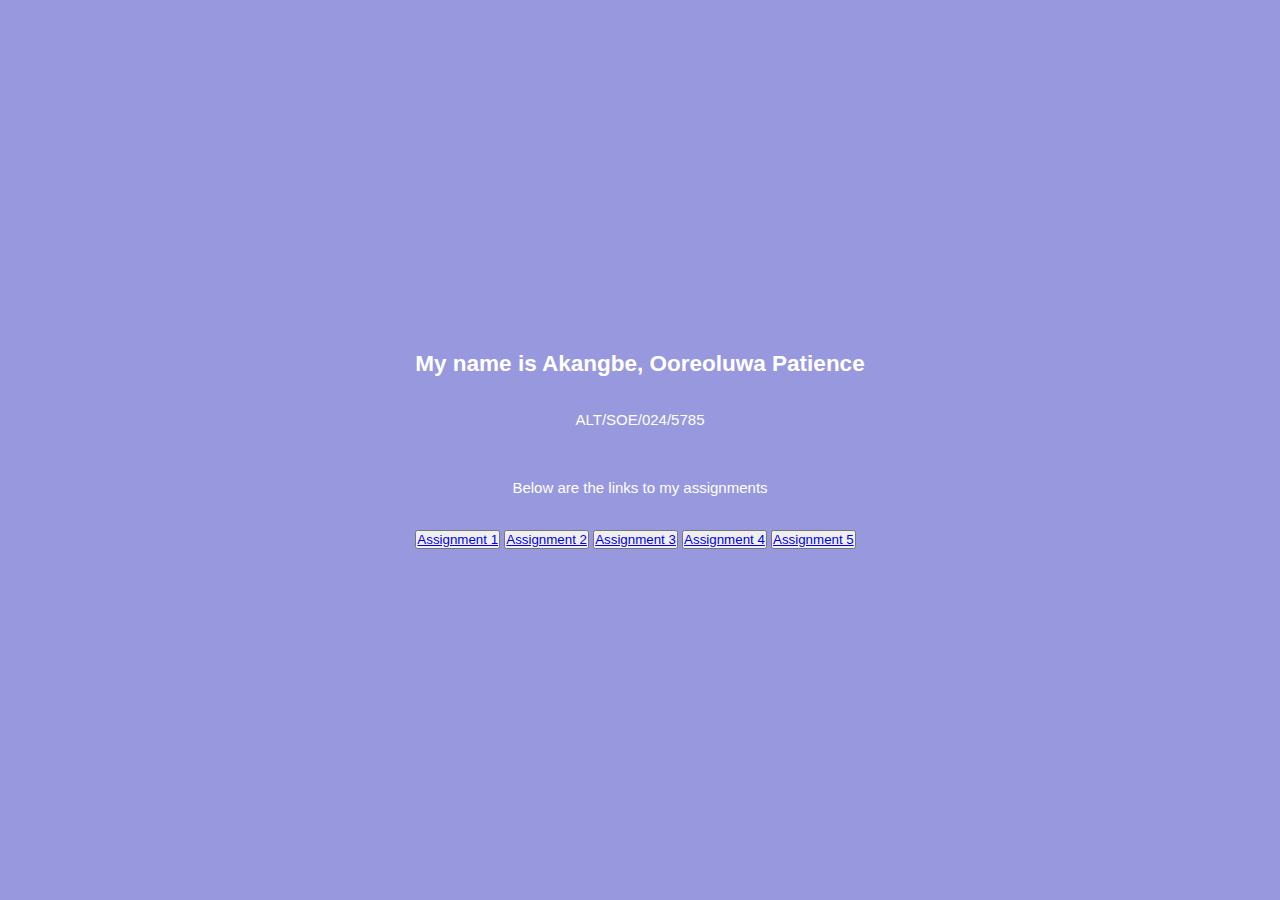
<file: index.html>
<!DOCTYPE html>
<html lang="en">
<head>
    <meta charset="UTF-8">
    <meta name="viewport" content="width=device-width, initial-scale=1.0">
    <title>Front</title>
    <link rel="stylesheet" href="index.css">
</head>
<body>
    <div class="style">
    <h2 class="name">My name is Akangbe, Ooreoluwa Patience</h2>
    <br><br>

    <p class="mn">ALT/SOE/024/5785</p>
    <br><br><br>
    <p class="link">Below are the links to my assignments</p>
    <br><br>

    <button><a href="./Assignment1.html">Assignment 1</a></button>
    <button><a href="./Assignment2.html">Assignment 2</a></button>
    <button><a href="./Assignment3.html">Assignment 3</a></button>
    <button><a href="./Assignment4.html">Assignment 4</a></button>
    <button><a href="./Assignment5.html">Assignment 5</a></button>

    </div>
</body>
</html>
</file>
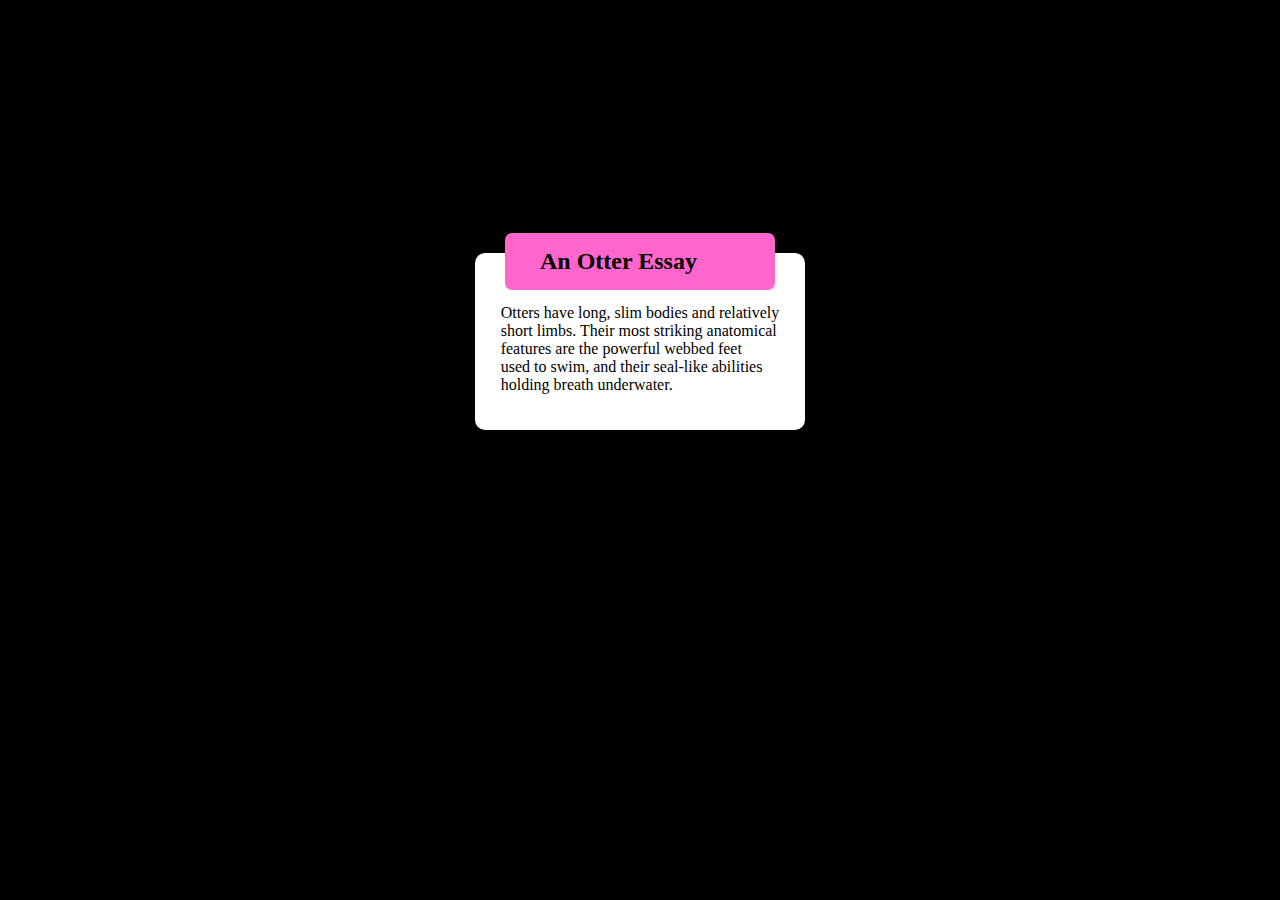
<file: Assignment1.html>
<!DOCTYPE html>
<html lang="en">
  <head>
    <meta charset="UTF-8" />
    <meta name="viewport" content="width=device-width, initial-scale=1.0" />
    <title>An Otter Essay</title>
    <link rel="stylesheet" href="Assignment1.css"/>
  </head>
  <body>
    <div class="content">
      <div class="card">
        <h1 class="heading">An Otter Essay</h1>
        <p class="text">
          Otters have long, slim bodies and relatively<br>short limbs. Their most
          striking anatomical<br>features are the powerful webbed feet<br>used to
          swim, and their seal-like abilities<br>holding breath underwater.
        </p>
      </div>
    </div>
  </body>
</html>
</file>
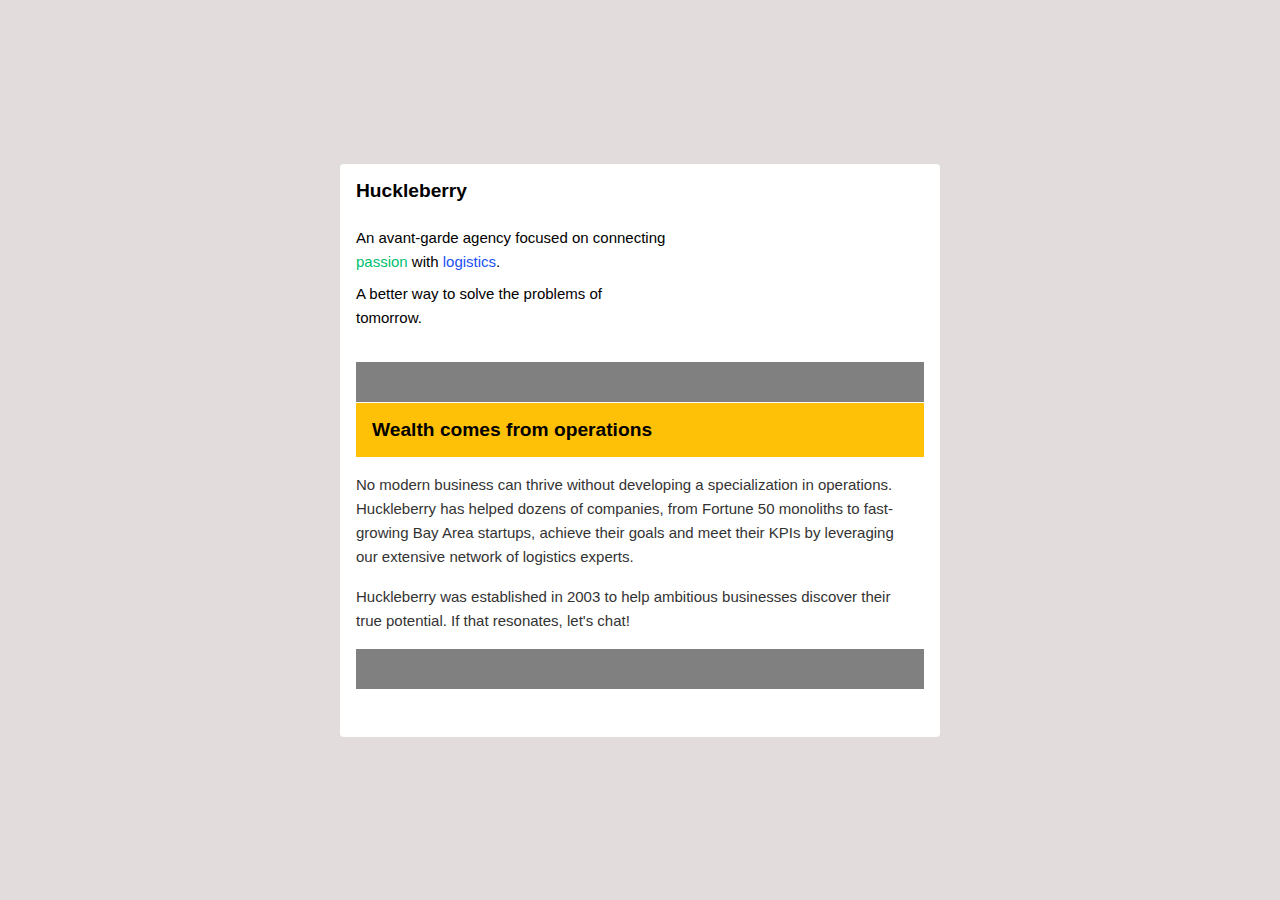
<file: Assignment2.html>
<!DOCTYPE html>
<html lang="en">
<head>
    <meta charset="UTF-8">
    <meta name="viewport" content="width=device-width, initial-scale=1.0">
    <title>Huckleberry</title>
    <link rel="stylesheet" href="Assignment2.css">
</head>
<body>
    <div class="card">
        <h1>Huckleberry</h1>
        
        <div class="intro">
            <p>An avant-garde agency focused on connecting<br>
                <span class="passion">passion</span> with 
                <span class="logistics">logistics</span>.
            </p>
            <p>A better way to solve the problems of<br>tomorrow.</p>
        </div>

        <div class="divider"></div>

        <div class="highlight-section">
            <h2>Wealth comes from operations</h2>
        </div>

        <div class="content">
            <p>No modern business can thrive without developing a specialization in operations.<br>Huckleberry has helped dozens of companies, from Fortune 50 monoliths to fast-<br>growing Bay Area startups, achieve their goals and meet their KPIs by leveraging<br>our extensive network of logistics experts.</p>
            
            <p>Huckleberry was established in 2003 to help ambitious businesses discover their<br>true potential. If that resonates, let's chat!</p>
            <div class="Divider"></div>
        </div>
    </div>
</body>
</html>
</file>
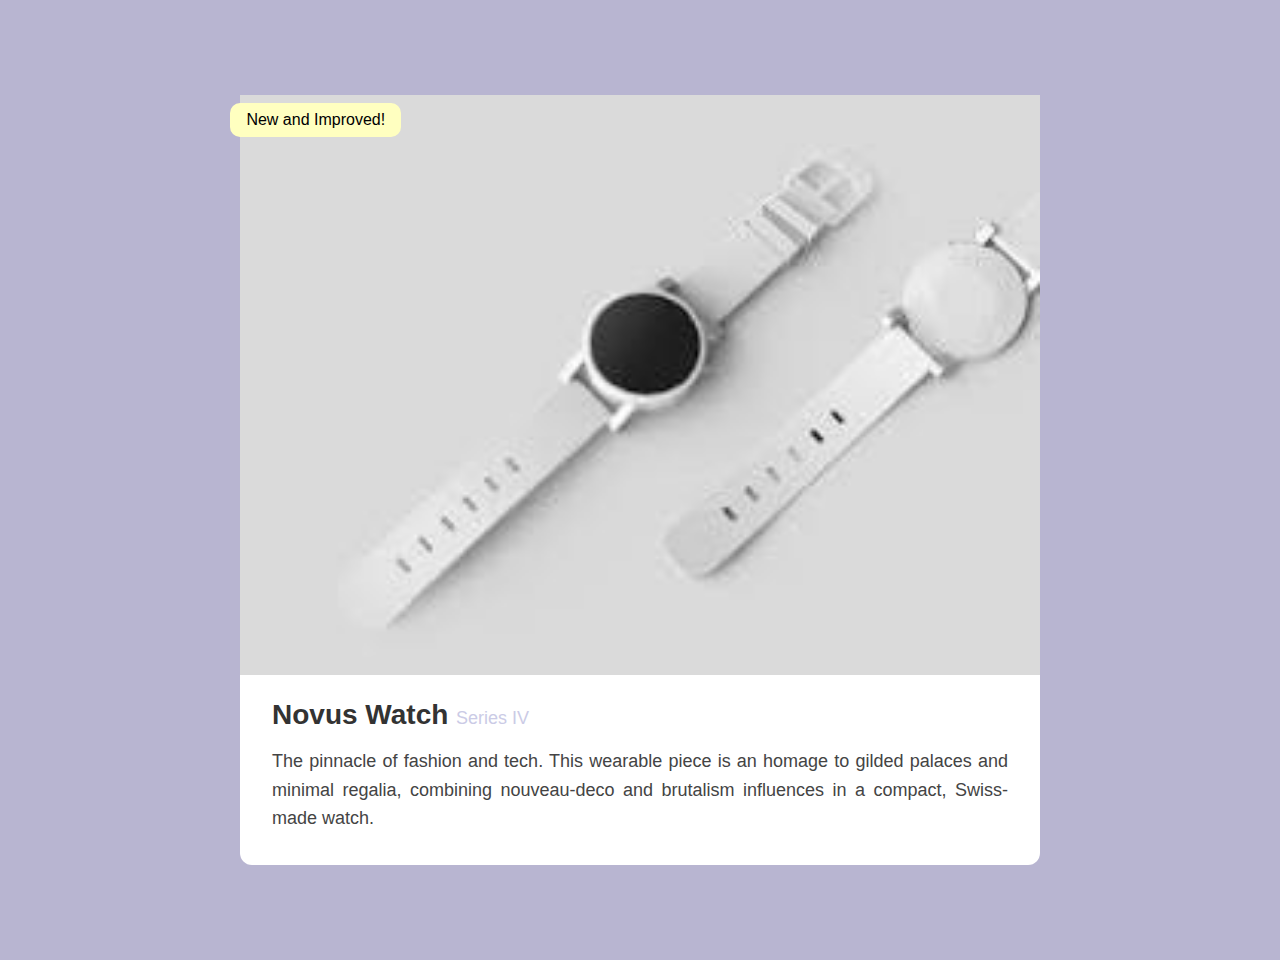
<file: Assignment3.html>
<!DOCTYPE html>
<html lang="en">
<head>
    <meta charset="UTF-8">
    <meta name="viewport" content="width=device-width, initial-scale=1.0">
    <title>Novus Watch</title>
    <link rel="stylesheet" href="Assignment3.css">
</head>
<body>
    <div class="container">
        <div class="card">
            <div class="badge">New and Improved!</div>
            
            <div class="image-container">
                <img src="Watch.jpg" alt="Novus Watch Series IV" width="100%">
            </div>

            <div class="content">
                <h1>Novus Watch <span class="series">Series IV</span></h1>
                <p class="tech">The pinnacle of fashion and tech. This wearable piece is an homage to gilded palaces and minimal regalia, combining nouveau-deco and brutalism influences in a compact, Swiss-made watch.</p>
            </div>
        </div>
    </div>
</body>
</html>
</file>
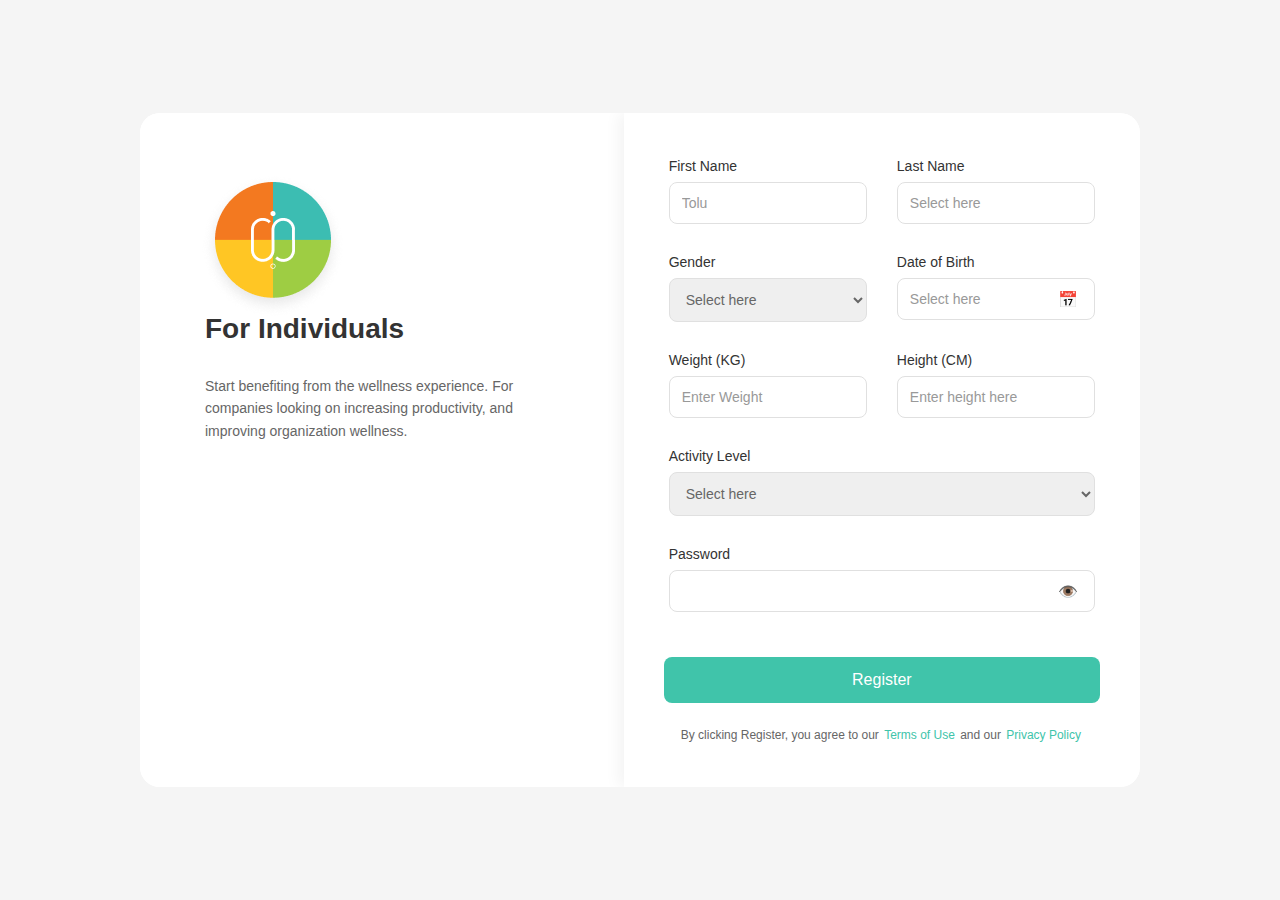
<file: Assignment4.html>
<!DOCTYPE html>
<html lang="en">
<head>
    <meta charset="UTF-8">
    <meta name="viewport" content="width=device-width, initial-scale=1.0">
    <title>For Individuals - Sign Up</title>
    <link rel="stylesheet" href="Assignment4.css">
</head>
<body>
    <div class="container">
        <div class="left-panel">
            <div class="logo"><img src="Logo.png"/> </div>
            <h1>For Individuals</h1>
            <p class="description">
                Start benefiting from the wellness experience. For companies looking on increasing productivity, and improving organization wellness.
            </p>
        </div>
        
        <div class="form-panel">
            <form>
                <div class="form-row">
                    <div class="form-group">
                        <label for="firstName">First Name</label>
                        <input type="text" id="firstName" placeholder="Tolu">
                    </div>
                    <div class="form-group">
                        <label for="lastName">Last Name</label>
                        <input type="text" id="lastName" placeholder="Select here">
                    </div>
                </div>

                <div class="form-row">
                    <div class="form-group">
                        <label for="gender">Gender</label>
                        <select id="gender">
                            <option value="" disabled selected>Select here</option>
                        </select>
                    </div>
                    <div class="form-group">
                        <label for="dob">Date of Birth</label>
                        <div class="date-input">
                            <input type="text" id="dob" placeholder="Select here">
                            <span class="calendar-icon">📅</span>
                        </div>
                    </div>
                </div>

                <div class="form-row">
                    <div class="form-group">
                        <label for="weight">Weight (KG)</label>
                        <input type="text" id="weight" placeholder="Enter Weight">
                    </div>
                    <div class="form-group">
                        <label for="height">Height (CM)</label>
                        <input type="text" id="height" placeholder="Enter height here">
                    </div>
                </div>

                <div class="form-group full-width">
                    <label for="activity">Activity Level</label>
                    <select id="activity">
                        <option value="" disabled selected>Select here</option>
                    </select>
                </div>

                <div class="form-group full-width">
                    <label for="password">Password</label>
                    <div class="password-input">
                        <input type="password" id="password">
                        <span class="eye-icon">👁️</span>
                    </div>
                </div>

                <button type="submit" class="register-btn">Register</button>

                <p class="terms">
                    By clicking Register, you agree to our <a href="#" class="terms-link">Terms of Use</a> and our <a href="#" class="privacy-link">Privacy Policy</a>
                </p>
            </form>
        </div>
    </div>
</body>
</html>
</file>
<file: index.css>
* {
    margin: 0;
    padding: 0;
    box-sizing: border-box;
}
body {
    font-family: Arial, sans-serif;
    display: flex;
    justify-content: center;
    align-items: center;
    min-height: 100vh;
    background-color: rgb(152, 152, 222);
    padding: 0px;
    font-size: 15px;
    font-weight: 50%;
}

.name {
    color: white;
}

.mn {
    color: white;
    text-align: center;
}

.link {
    color: white;
    text-align: center;
}
</file>
<file: Assignment1.css>
body {
    background-color: black;
}


.content {
    display: flex;
    align-items: center;
    justify-content: center;
    width: 100%;
    margin-top: 20%;
}

.card {
    display: flex;
    position: relative;
    align-items: center;
    flex-direction: column;
    border-radius: 10px;
    padding: 70px;
    background-color: white;
    width: 23%;
    padding: 20px;
}

.heading {
    background-color: #FF66CC;
    width: 200px;
    color: black;
    position: absolute;
    border-radius: 7px;
    font-weight: bold;
    font-size: 1.5rem;
    padding: 15px 35px 15px 35px;
    top: -30px;
    margin-top: 10px;
    }

    .text {
        padding-top: 15px;
    }
</file>
<file: Assignment2.css>
* {
    margin: 0;
    padding: 0;
    box-sizing: border-box;
}

body {
    font-family: Arial, sans-serif;
    display: flex;
    justify-content: center;
    align-items: center;
    min-height: 100vh;
    background-color:rgb(227, 220, 220);
    padding: 0px;
    font-size: 15px;
}

.card {
    background-color: white;
    max-width: 600px;
    width: 100%;
    padding: 1rem;
    border-radius: 4px;
}

h1 {
    font-size: 1.2rem;
    font-weight: bold;
    margin-bottom: 1.5rem;
}

.intro p {
    line-height: 1.6;
    margin-bottom: 0.5rem;
}

.passion {
    color: #00bf6f;  
}

.logistics {
    color: #1b4ff5;  
}

.divider {
    height: 40px;  
    background-color: #808080;
    margin: 2rem 0;
    margin-bottom: 1px;
}

.highlight-section {
    background-color: #ffc107;
    padding: 1rem;
    margin: 1rem 0;
    margin-top: 1px;
}

.highlight-section h2 {
    font-size: 1.2rem;
    font-weight: bold;
    color: #000000;
}

.content p {
    line-height: 1.6;
    margin-bottom: 1rem;
    color: #333;
}

.Divider {
    height: 40px;  
    background-color: #808080;
    margin: 2rem 0;
    margin-top: 1px;
    padding-top: 1px;
}

/* Media Queries for Responsiveness */
@media screen and (max-width: 768px) {
    .card {
        padding: 1.5rem;
    }
}

@media screen and (max-width: 480px) {
    body {
        padding: 10px;
    }
    
    .card {
        padding: 1rem;
    }
    
    h1 {
        font-size: 1.3rem;
    }
    
    .highlight-section {
        margin: 1rem 0;
    }
}
</file>
<file: Assignment3.css>
* {
    margin: 0;
    padding: 0;
    box-sizing: border-box;
}

body {
    font-family: Arial, sans-serif;
    background-color: #b8b5d1;
    min-height: 100vh;
    display: flex;
    justify-content: center;
    align-items: center;
    padding: 30px;
    margin: 30px;
}

.container {
    width: 70%;
    max-width: 800px;
    margin: 0 auto;
}

.card {
    background-color: white;
    border-radius: 12px;
    border-width: 50px;
    width: 100%;
    position: relative;
}

.badge {
    background-color: #ffffc0;
    padding: 8px 16px;
    position: absolute;
    top: 0.5rem;
    left: -0.6rem;
    z-index: 1;
    font-weight: 500;
    border-radius: 10px;
}

.image-container {
    width: 100%;
    background-color: #e0e0e0;

}

.image-container img {
    width: 100%;
    height: auto;
    display: block;
}

.content {
    padding: 24px 32px 32px;
}

.series {
    color: rgb(203, 203, 230);
    font-size: 18px;
}


h1 {
    font-size: 28px;
    margin-bottom: 16px;
    color: #333;
}

h1 span {
    color: #666;
    font-weight: normal;
}

p {
    font-size: 16px;
    line-height: 1.6;
    color: #444;
}

.tech{
    font-size: large;
    text-align: justify;
}

/* Responsive Design */
@media screen and (max-width: 768px) {
    .container {
        padding: 16px;
    }
    
    .content {
        padding: 20px 24px 24px;
    }

    .badge {
        padding: 6px 12px;
        font-size: 14px;
    }
}

@media screen and (max-width: 480px) {
    .container {
        padding: 12px;
    }

    .content {
        padding: 16px 20px 20px;
    }

    h1 {
        font-size: 24px;
    }

    .badge {
        padding: 4px 10px;
        font-size: 12px;
    }
}
</file>
<file: Assignment4.css>
* {
    margin: 0;
    padding: 0;
    box-sizing: border-box;
    font-family: Arial, sans-serif;
}

body {
    background-color: #f5f5f5;
    min-height: 100vh;
    display: flex;
    justify-content: center;
    align-items: center;
    padding: 20px;
}

.container {
    display: flex;
    max-width: 1000px;
    width: 100%;
    background: white;
    border-radius: 20px;
    overflow: hidden;
}

.left-panel {
    flex: 1;
    padding: 60px;
    background: white;
    transition: all 0.3s ease;
}

.left-panel:hover {
    box-shadow: 0 0 0 2px rgba(0, 123, 255, 0.3);
}

.logo {
    width: 40px;
    height: 40px;
    border-radius: 50%;
    margin-bottom: 30px;
    padding-bottom: 30px;
    transition: all 0.3s ease;
}

.logo:hover {
    box-shadow: 0 0 0 2px rgba(0, 123, 255, 0.3);
    transform: scale(1.02);
}

h1 {
    font-size: 28px;
    color: #333;
    margin-bottom: 20px;
    padding: 5px;
    transition: all 0.3s ease;
    padding-top: 50px;
    margin-top: 50px;
}

h1:hover {
    box-shadow: 0 0 0 2px rgba(0, 123, 255, 0.3);
    border-radius: 4px;
}

.description {
    color: #666;
    line-height: 1.6;
    font-size: 14px;
    padding: 5px;
    transition: all 0.3s ease;
}

.description:hover {
    box-shadow: 0 0 0 2px rgba(0, 123, 255, 0.3);
    border-radius: 4px;
}

.form-panel {
    flex: 1.2;
    padding: 40px;
    background: white;
    box-shadow: -5px 0 15px rgba(0, 0, 0, 0.05);
}

.form-row {
    display: flex;
    gap: 20px;
    margin-bottom: 20px;
}

.form-group {
    flex: 1;
    position: relative;
    padding: 5px;
    border-radius: 4px;
    transition: all 0.3s ease;
}

.form-group:hover {
    box-shadow: 0 0 0 2px rgba(0, 123, 255, 0.3);
}

.full-width {
    margin-bottom: 20px;
}

label {
    display: block;
    margin-bottom: 8px;
    color: #333;
    font-size: 14px;
}

input, select {
    width: 100%;
    padding: 12px;
    border: 1px solid #e0e0e0;
    border-radius: 8px;
    font-size: 14px;
    color: #666;
    transition: all 0.3s ease;
}

input:hover, select:hover {
    border-color: rgba(0, 123, 255, 0.5);
}

input:focus, select:focus {
    outline: none;
    border-color: #40c4aa;
    box-shadow: 0 0 0 2px rgba(64, 196, 170, 0.2);
}

input::placeholder {
    color: #999;
}

.date-input, .password-input {
    position: relative;
}

.calendar-icon, .eye-icon {
    position: absolute;
    right: 12px;
    top: 50%;
    transform: translateY(-50%);
    color: #666;
    cursor: pointer;
    padding: 5px;
    transition: all 0.3s ease;
}

.calendar-icon:hover, .eye-icon:hover {
    box-shadow: 0 0 0 2px rgba(0, 123, 255, 0.3);
    border-radius: 4px;
}

.register-btn {
    width: 100%;
    padding: 14px;
    background: #40c4aa;
    color: white;
    border: none;
    border-radius: 8px;
    font-size: 16px;
    cursor: pointer;
    margin: 20px 0;
    transition: all 0.3s ease;
}

.register-btn:hover {
    box-shadow: 0 0 0 2px rgba(0, 123, 255, 0.3);
    background: #35b398;
}

.terms {
    text-align: center;
    font-size: 12px;
    color: #666;
    padding: 5px;
    transition: all 0.3s ease;
}

.terms:hover {
    box-shadow: 0 0 0 2px rgba(0, 123, 255, 0.3);
    border-radius: 4px;
}

.terms-link, .privacy-link {
    color: #40c4aa;
    text-decoration: none;
    padding: 2px;
    transition: all 0.3s ease;
}

.terms-link:hover, .privacy-link:hover {
    box-shadow: 0 0 0 2px rgba(0, 123, 255, 0.3);
    border-radius: 2px;
}

@media (max-width: 768px) {
    .container {
        flex-direction: column;
    }
    
    .left-panel {
        padding: 30px;
    }
    
    .form-panel {
        padding: 30px;
    }
    
    .form-row {
        flex-direction: column;
        gap: 15px;
    }
}
</file>
